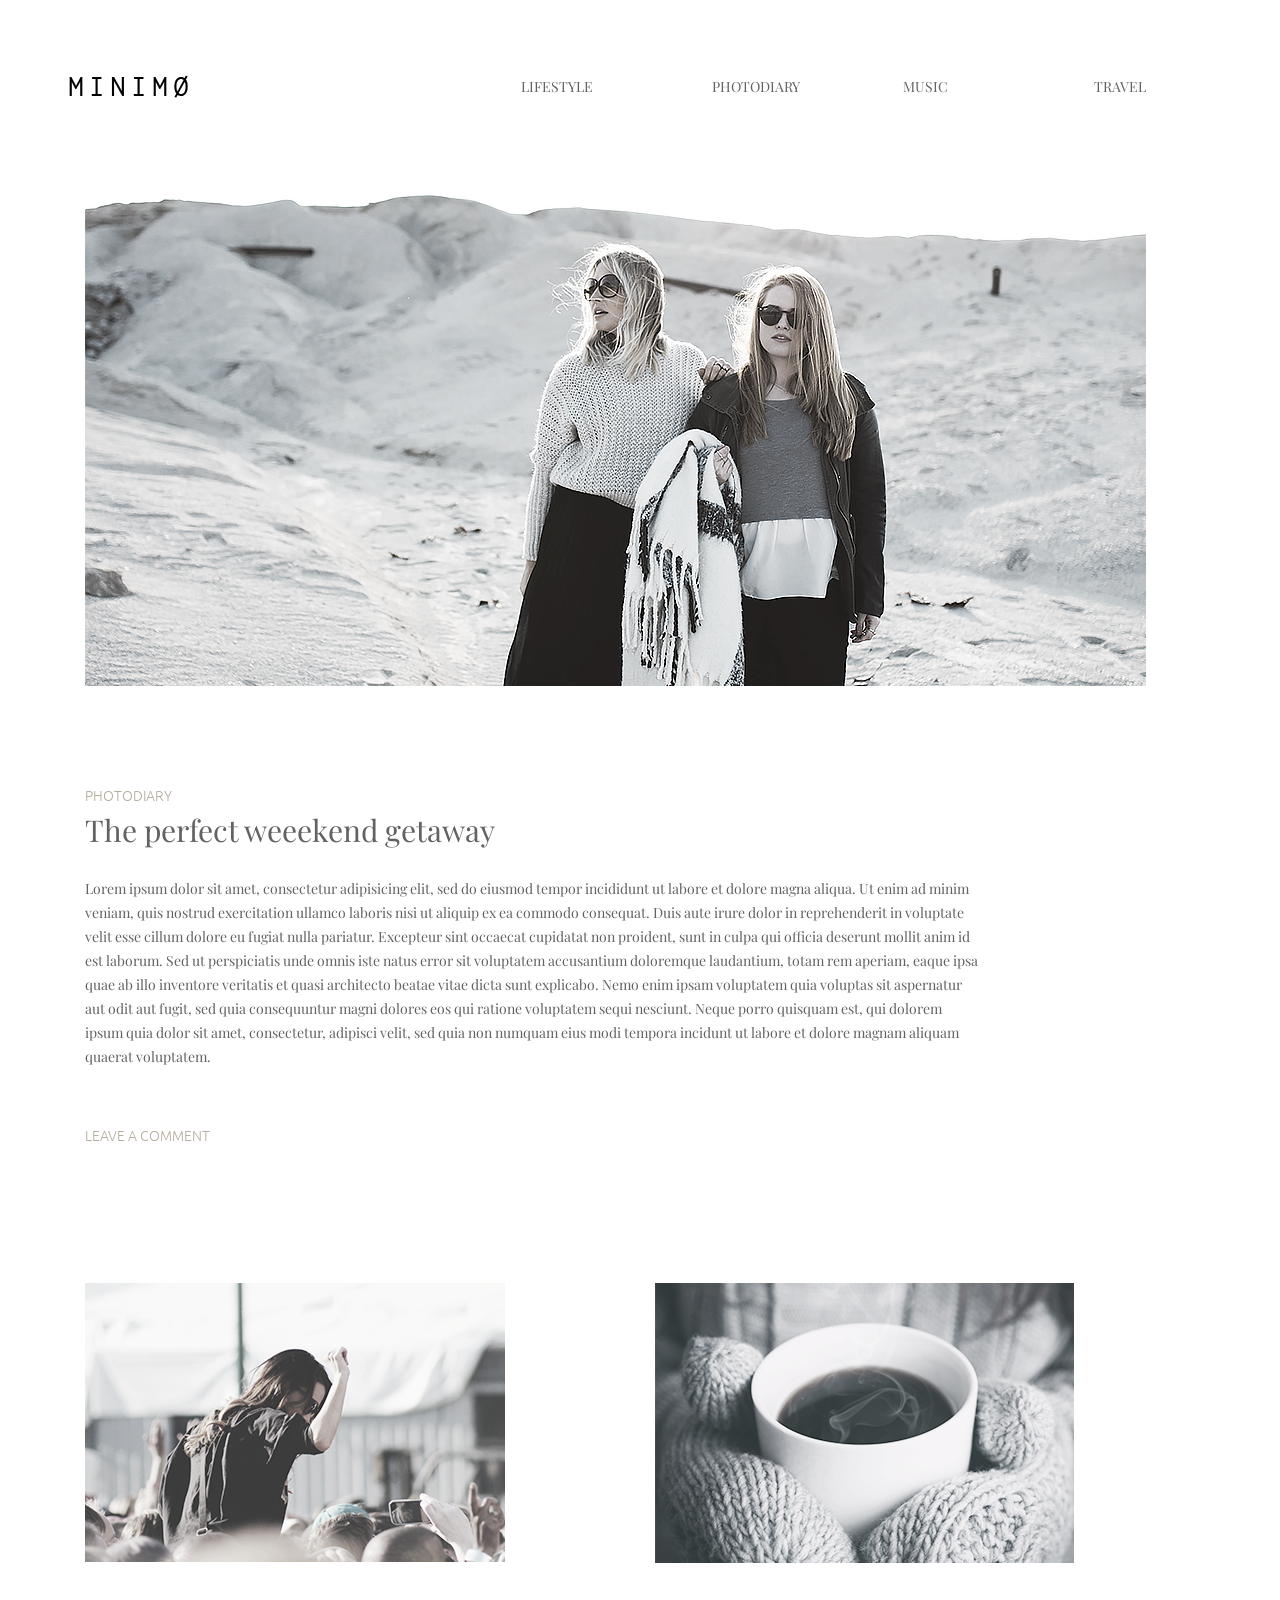
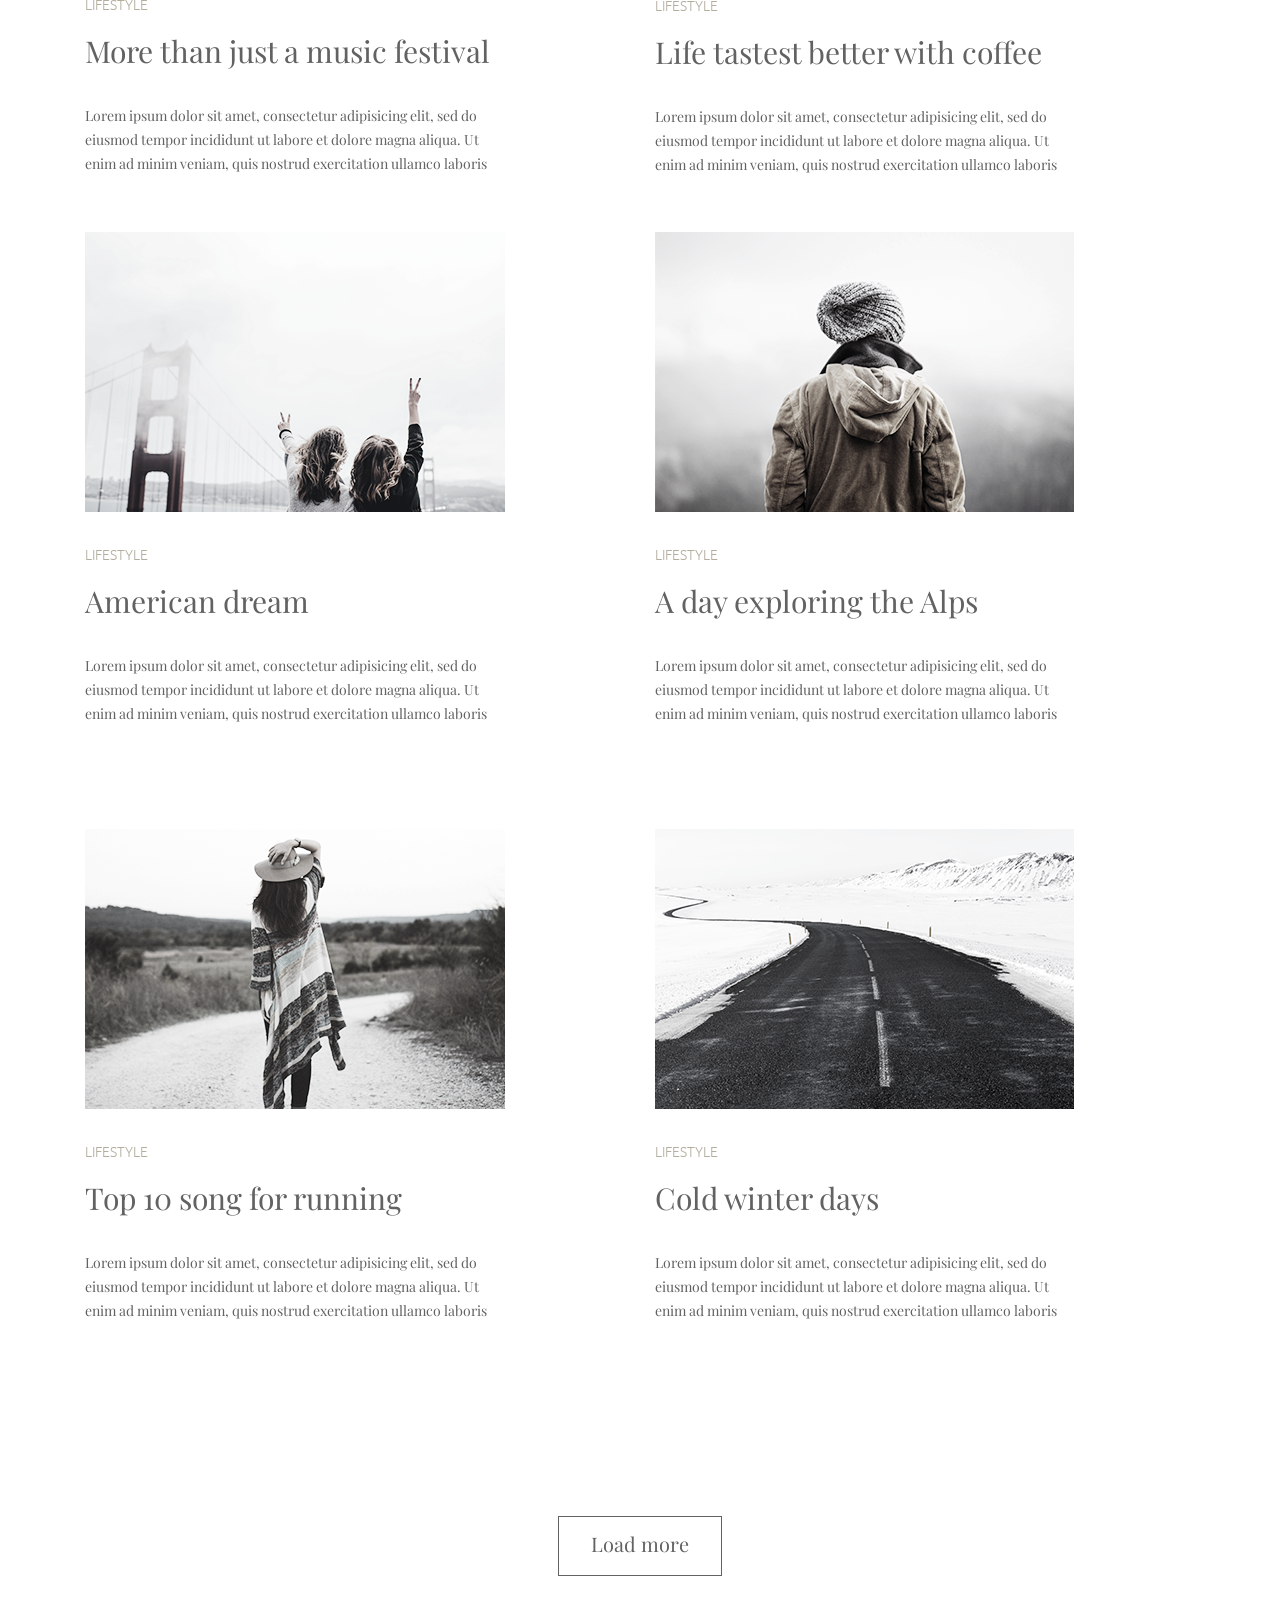
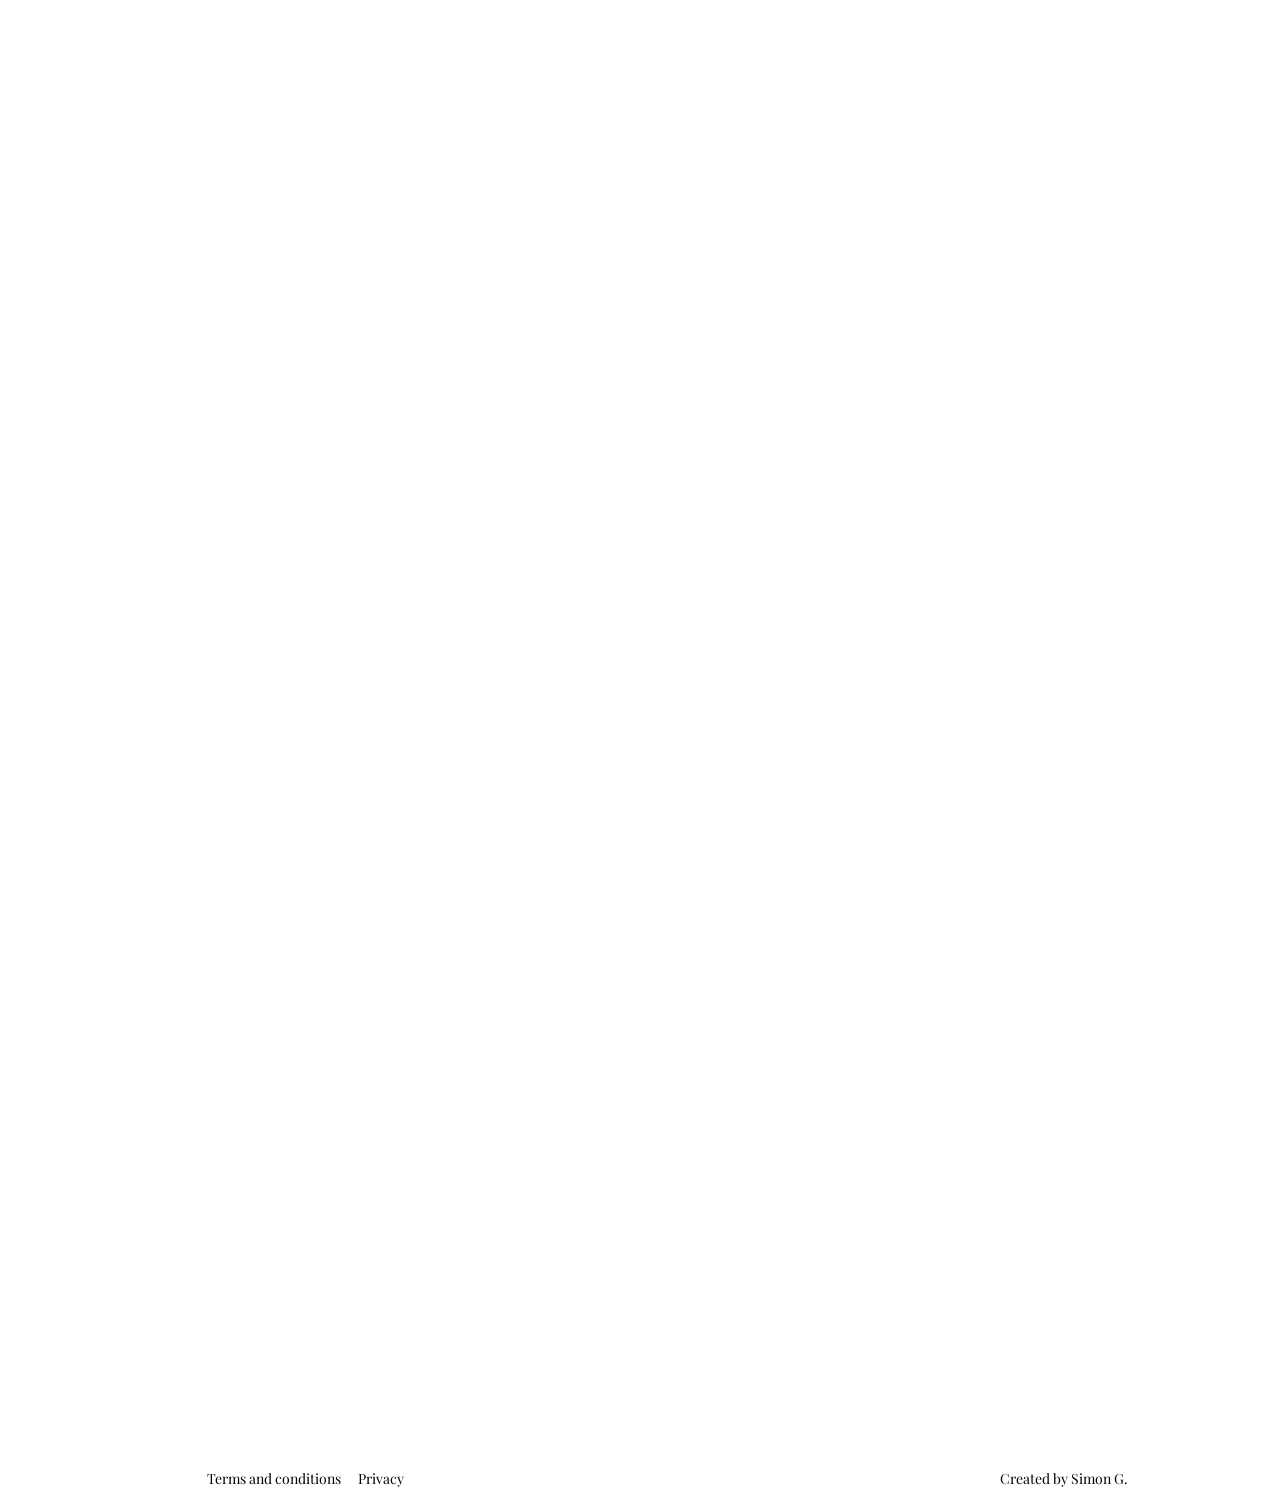
<file: index.html>
<!Doctype html>
	<html>
		<head>
			<meta charset="UTF-8">
			<title>Zadanie 1</title>
			<link rel="stylesheet" href="https://stackpath.bootstrapcdn.com/bootstrap/4.1.3/css/bootstrap.min.css" integrity="sha384-MCw98/SFnGE8fJT3GXwEOngsV7Zt27NXFoaoApmYm81iuXoPkFOJwJ8ERdknLPMO" crossorigin="anonymous">
			<!--Nasze pliki-->
			<link href="css/main.css" rel="stylesheet" type="text/css"/>
			<!-- Fonts -->
			<link href="https://fonts.googleapis.com/css?family=Playfair+Display" rel="stylesheet">
			<link href="https://fonts.googleapis.com/css?family=Ubuntu" rel="stylesheet">
		</head>
	<body>
<header>
	<img class="minimo" src="img/minimo.png">
	<ul class="menu">
		<li><a href="#lifestyle">LIFESTYLE</a></li>
		<li><a href="#photodiary">PHOTODIARY</a></li>
		<li><a href="#music">Music</a></li>
		<li id="last"><a href="#newsletter">Travel</a></li>
	</ul>
</header>
<main>
	<div id="photodiary">
	<div class="clearfix"></div>
	<div class="container">
		<div class="row">
			<div class="col-md-6">
<img class="zdj1" src="img/img1.png">
<p id="tit1"> PHOTODIARY </p>
<h2 id="tit2"> The perfect weeekend getaway </h2>
<p id="txt1"> Lorem ipsum dolor sit amet, consectetur adipisicing elit, sed do eiusmod tempor incididunt ut labore et dolore magna aliqua. Ut enim ad minim veniam, quis nostrud exercitation ullamco laboris nisi ut aliquip ex ea commodo consequat. Duis aute irure dolor in reprehenderit in voluptate velit esse cillum dolore eu fugiat nulla pariatur. Excepteur sint occaecat cupidatat non proident, sunt in culpa qui officia deserunt mollit anim id est laborum. Sed ut perspiciatis unde omnis iste natus error sit voluptatem accusantium doloremque laudantium, totam rem aperiam, eaque ipsa quae ab illo inventore veritatis et quasi architecto beatae vitae dicta sunt explicabo. Nemo enim ipsam voluptatem quia voluptas sit aspernatur aut odit aut fugit, sed quia consequuntur magni dolores eos qui ratione voluptatem sequi nesciunt. Neque porro quisquam est, qui dolorem ipsum quia dolor sit amet, consectetur, adipisci velit, sed quia non numquam eius modi tempora incidunt ut labore et dolore magnam aliquam quaerat voluptatem. </p>
<br>
<br>
<p id="com1"> LEAVE A COMMENT </p>
</div>
</div>
</div>
</div>
<!-- SEKCJA 2 START -->
<div id="lifestyle">
	<div class="container">
		<div class="row">
			<div class="col-md-6">
<img src="img/img2.png">
<div id="tit3">LIFESTYLE</div>
<h3 id="titBig"> More than just a music festival</h3>
<p id="txt2">Lorem ipsum dolor sit amet, consectetur adipisicing elit, sed do eiusmod tempor incididunt ut labore et dolore magna aliqua. Ut enim ad minim veniam, quis nostrud exercitation ullamco laboris </p>
</div>
	<div class="col-md-6">
<img src="img/img3.png">
<div id="tit3">LIFESTYLE</div>
<h3 id="titBig">Life tastest better with coffee</h3>
<p id="txt2">Lorem ipsum dolor sit amet, consectetur adipisicing elit, sed do eiusmod tempor incididunt ut labore et dolore magna aliqua. Ut enim ad minim veniam, quis nostrud exercitation ullamco laboris </p>
</div>
</div>
</div>
</div>
<!-- SEKCJA 2 STOP -->
<br>
<br>
<!-- SEKCJA 3 START -->
<div id="sekcja3">
	<div class="container">
		<div class="row">
			<div class="col-md-6">
<img src="img/img4.png">
<div id="tit3">LIFESTYLE</div>
<h3 id="titBig">American dream</h3>
<p id="txt2">Lorem ipsum dolor sit amet, consectetur adipisicing elit, sed do eiusmod tempor incididunt ut labore et dolore magna aliqua. Ut enim ad minim veniam, quis nostrud exercitation ullamco laboris </p>
</div>
	<div class="col-md-6">
<img src="img/img5.png">
<div id="tit3">LIFESTYLE</div>
<h3 id="titBig">A day exploring the Alps </h3>
<p id="txt2">Lorem ipsum dolor sit amet, consectetur adipisicing elit, sed do eiusmod tempor incididunt ut labore et dolore magna aliqua. Ut enim ad minim veniam, quis nostrud exercitation ullamco laboris </p>
</div>
</div>
</div>
</div>
<!-- SEKCJA 3 STOP -->
<br>
<br>
<!-- SEKCJA 4 - NEWSLETTER - START -->
<div id="newsletter">
		<p id="tit4"> Sing up for our newsletter! </p>
		<form>
	 <input type="text" id="inp1" placeholder="Enter a valid email adress"/>
	 <button id="inp2" type="submit">></button>
	  </form>
	</div>
<!-- SEKCJA 4 STOP -->
<br>
<br>
<!-- SEKCJA 5 START -->
<div id="music">
	<div class="container">
		<div class="row">
			<div class="col-md-6">
<img src="img/img6.png">
<div id="tit3">LIFESTYLE</div>
<h3 id="titBig">Top 10 song for running</h3>
<p id="txt2">Lorem ipsum dolor sit amet, consectetur adipisicing elit, sed do eiusmod tempor incididunt ut labore et dolore magna aliqua. Ut enim ad minim veniam, quis nostrud exercitation ullamco laboris </p>
</div>
	<div class="col-md-6">
<img src="img/img7.png">
<div id="tit3">LIFESTYLE</div>
<h3 id="titBig">Cold winter days </h3>
<p id="txt2">Lorem ipsum dolor sit amet, consectetur adipisicing elit, sed do eiusmod tempor incididunt ut labore et dolore magna aliqua. Ut enim ad minim veniam, quis nostrud exercitation ullamco laboris </p>
</div>
</div>
</div>
</div>
<!-- SEKCJA 5 STOP -->
<div class="button1"> Load more </div>
</main>
<footer>
	<ul id="foot">
		<li> Terms and conditions </li>
		<li> Privacy</li>
	</ul>
	<p id="author"> Created by Simon G. </p>
</footer>


			</body>
</html>
</file>
<file: css/main.css>
html {
    scroll-behavior: smooth
}
/*mediaquery -start */
@media only screen and (min-width: 1000px) {
    #newsletter{
        display:none !important;
    }
}
@media only screen and (min-width: 1000px) {
    body{
        display:block !important;
    }
}
/*mediaquery stop */
/*icon title start */
.minimo{
float:left;
margin-top:75px;
margin-left:69px;
width: 119px;
height: 23px;
}
/*icon title stop*/
/*menu start */
.menu{
	float:right;
	display:flex;
	list-style-type: none;
	justify-content: flex-end;
}
.menu li{
	margin-left:120px;
	margin-top:75px;
	margin-bottom:75px;
	width: 71px;
height: 11px;
color: #626262;
font-family: "Playfair Display";
font-size: 14px;
font-weight: 400;
line-height: 24px;
text-transform: uppercase;
}
.menu li a{
	text-decoration:none;
	color:#626262;
}
#last{
	margin-right:115px;
}
/*menu stop  */
/* zdjęcia start */
.zdj1{
	display:block;
			width: 1061px;
			height: 509px;
}
/* zdjęcia END */
.clearfix{
	clear:both;
}
/*titles start */
#titBig{
	width: 324px;
height: 30px;
color: #626262;
font-family: "Playfair Display";
font-size: 30px;
font-weight: 400;
display:inline;
}
#tit1{
	margin-top:99px;
	width: 85px;
height: 11px;
color: #b4ad9e;
font-family: Ubuntu;
font-size: 14px;
font-weight: 300;
text-transform: uppercase;
}
#tit2{
	margin-top:28px;
	width: 397px;
height: 30px;
color: #626262;
font-family: "Playfair Display";
font-size: 30px;
font-weight: 400;
display:inline;
}
#tit3{
	margin-top:32px;
	margin-bottom:28px;
	width: 63px;
height: 11px;
color: #b4ad9e;
font-family: Ubuntu;
font-size: 14px;
font-weight: 300;
text-transform: uppercase;
}
#tit4{
	width: 374px;
height: 30px;
color: #333333;
font-family: "Playfair Display";
font-size: 30px;
font-weight: 400;
 margin: 0 auto;
 padding-top:73px;
}
/*titles end */
/*text start */
#txt1{
	margin-top:28px;
	width: 893px;
height: 183px;
color: #626262;
font-family: "Playfair Display";
font-size: 14px;
font-weight: 400;
line-height: 24px;
}
#txt2{
	margin-top:34px;
	width: 414px;
height: 63px;
color: #626262;
font-family: "Playfair Display";
font-size: 14px;
font-weight: 400;
line-height: 24px;
justify-content:center;
}
#com1{
	display:inline;
	margin-top:52px;
	width: 123px;
height: 11px;
color: #b4ad9e;
font-family: Ubuntu;
font-size: 14px;
font-weight: 300;
text-transform: uppercase;
}
/*text end */
/*newsletter start */
#newsletter{
	margin-top:122px;
	width:100%;
height: 287px;
background-color: #f0f0f0;
display:block;
position:relative;
}
/*newsletter end */
/*button start */
.button1{
	width: 164px;
height: 60px;
border: 1px solid #626262;
margin:0 auto;
color: #626262;
font-family: "Playfair Display";
font-size: 20px;
font-weight: 400;
line-height: 24px;
text-align: center;
padding-top:15px;
margin-top:186px;
margin-bottom:1491px;
}
/*button end */
/*footer start */
#foot{
	list-style-type:none;
	display:flex;
	margin-left:150px;
	float:left;
}
#foot li{
	padding-left:17px;
	color: #000000;
font-family: "Playfair Display";
font-size: 14px;
font-weight: 400;
line-height: 24px;
}
#author{
	float:right;
	margin-right:152px;
	color: #000000;
font-family: "Playfair Display";
font-size: 14px;
font-weight: 400;
line-height: 24px;
}
/*footer end */
/* inputs */
#inp1{
	display:block;
	margin: 0 auto;
	margin-top:109px;
	width: 399px;
	border-top:none;
	border-left:none;
	background-color:#f0f0f0;
border-bottom: 2px solid #000000;
font-family: "Playfair Display";
padding-left:3px;
font-size: 14px;
font-weight: 400;
line-height: 24px;
}
#inp2{
	position:absolute;
	border:none;
	width: 11px;
height: 13px;
right: 434px;
top: 173px;
font-size: 24px;
background-color: #f0f0f0;
color: #888888;
}
#inp2:active{
	display:none;
}
#photodiary{
	margin-bottom:135px;
}
</file>
